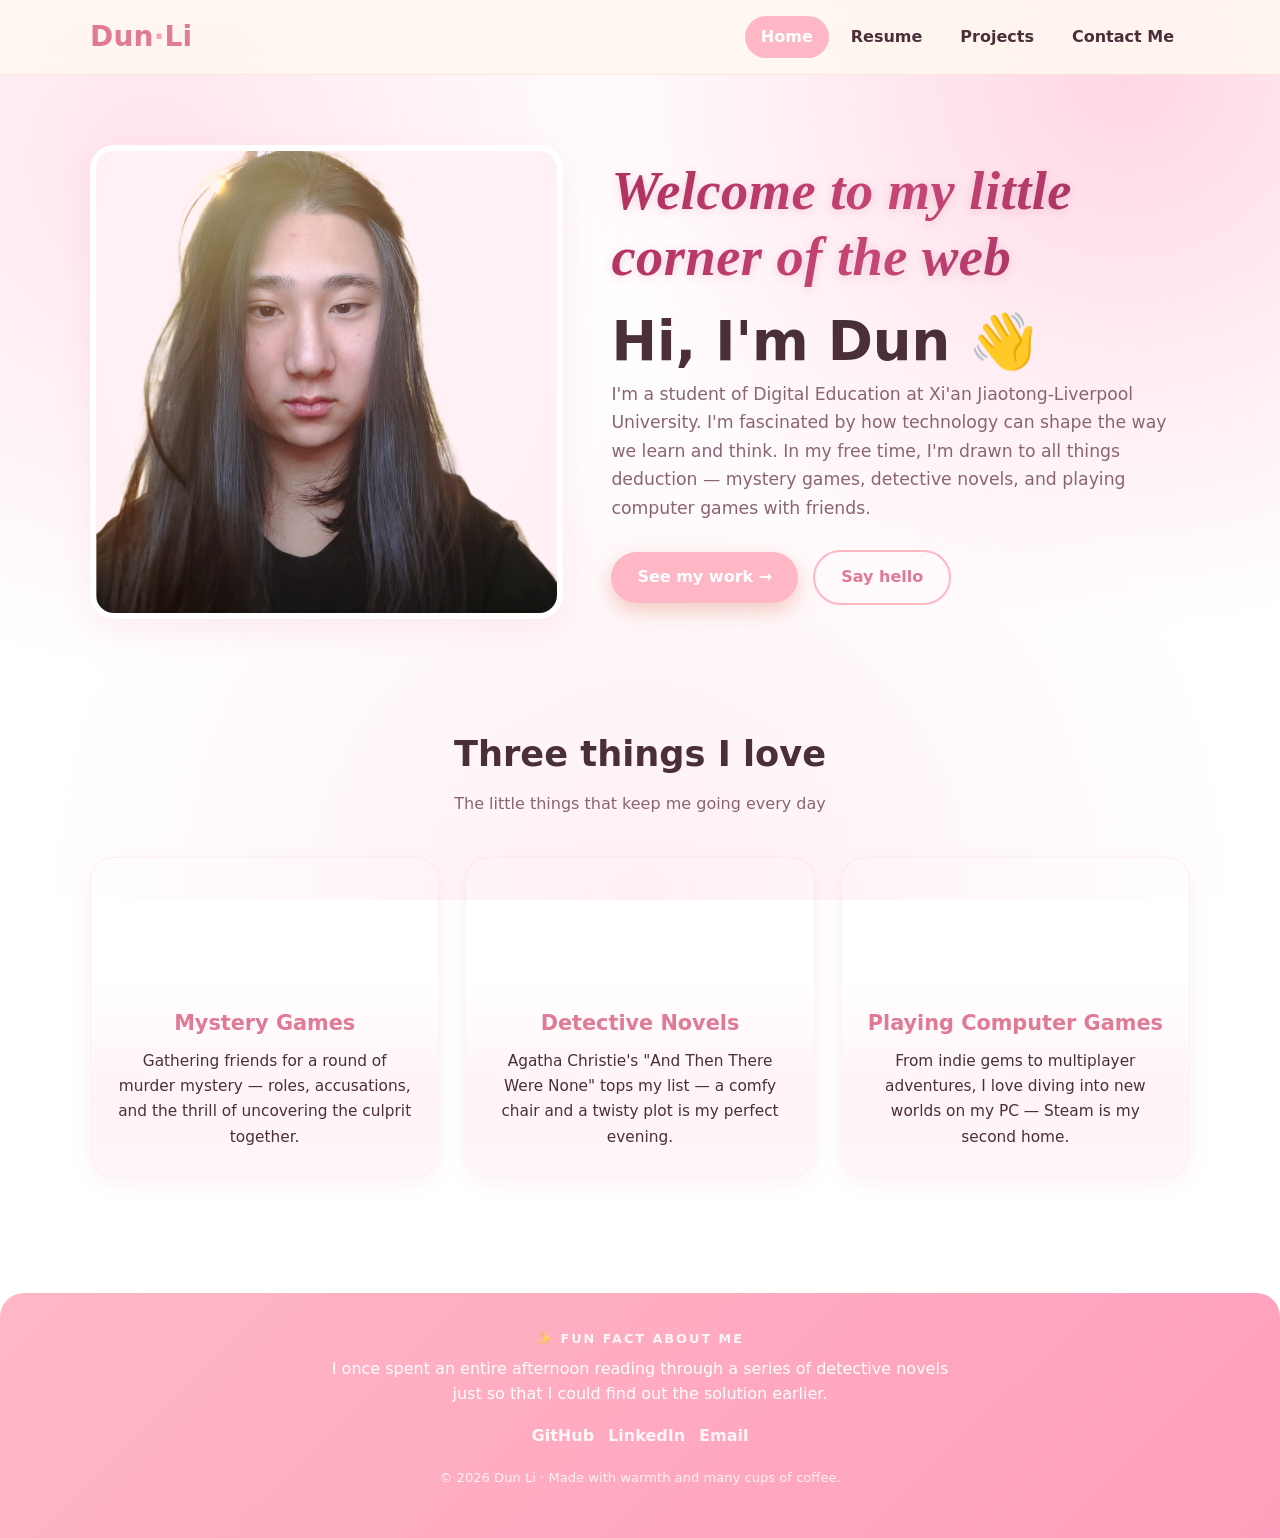
<file: index.html>
<!DOCTYPE html>
<html lang="en">
<head>
  <meta charset="UTF-8" />
  <meta name="viewport" content="width=device-width, initial-scale=1.0" />
  <title>Dun Li · Home</title>
  <meta name="description" content="Hi! I'm Dun Li — a friendly developer who loves building warm, human-centered software." />
  <link rel="stylesheet" href="styles.css" />
  <link rel="icon" href="data:image/svg+xml,<svg xmlns='http://www.w3.org/2000/svg' viewBox='0 0 100 100'><text y='.9em' font-size='90'>☀️</text></svg>" />
</head>
<body>

  <!-- Navigation -->
  <header class="nav">
    <div class="container nav__inner">
      <a href="index.html" class="brand">Dun<span>·</span>Li</a>
      <button class="nav__toggle" aria-label="Toggle navigation" aria-expanded="false">
        <span></span>
      </button>
      <nav>
        <ul class="nav__links" id="navLinks">
          <li><a href="index.html" class="active">Home</a></li>
          <li><a href="resume.html">Resume</a></li>
          <li><a href="projects.html">Projects</a></li>
          <li><a href="contact.html">Contact Me</a></li>
        </ul>
      </nav>
    </div>
  </header>

  <main class="container">

    <!-- Hero -->
    <section class="hero">
      <div class="hero__photo">
        <img
          src="images/headshot.png"
          alt="Dun Li headshot"
          loading="eager" />
      </div>
      <div class="hero__content">
        <p class="tagline">Welcome to my little corner of the web</p>
        <h1>Hi, I'm Dun <span class="wave">👋</span></h1>
        <p class="intro">
          I'm a student of Digital Education at Xi'an Jiaotong-Liverpool University. I'm fascinated
          by how technology can shape the way we learn and think. In my free
          time, I'm drawn to all things deduction — mystery games, detective
          novels, and playing computer games with friends.
        </p>
        <a href="projects.html" class="btn btn--primary">See my work →</a>
        <a href="contact.html" class="btn btn--ghost" style="margin-left:10px;">Say hello</a>
      </div>
    </section>

    <!-- Three things I like -->
    <section class="section">
      <h2 class="section__title">Three things I love</h2>
      <p class="section__subtitle">The little things that keep me going every day</p>

      <div class="cards">
        <article class="card"
          style="background-image: url('https://trae-api-cn.mchost.guru/api/ide/v1/text_to_image?prompt=A%20group%20of%20friends%20sitting%20together%20around%20a%20table%20playing%20a%20murder%20mystery%20board%20game%2C%20cards%20and%20character%20sheets%20on%20the%20table%2C%20warm%20cozy%20lighting%2C%20cherry%20blossom%20pink%20and%20white%20tones%2C%20fun%20and%20intriguing%20atmosphere&image_size=landscape_4_3');">
          <div class="card__overlay">
            <h3>Mystery Games</h3>
            <p>Gathering friends for a round of murder mystery — roles, accusations, and the thrill of uncovering the culprit together.</p>
          </div>
        </article>

        <article class="card"
          style="background-image: url('https://trae-api-cn.mchost.guru/api/ide/v1/text_to_image?prompt=Agatha%20Christie%20And%20Then%20There%20Were%20None%20mystery%20novel%20book%20on%20a%20table%2C%20vintage%20hardcover%20book%20with%20dramatic%20cover%2C%20soft%20lamp%20light%2C%20cherry%20blossom%20pink%20and%20white%20tones%2C%20cozy%20and%20suspenseful%20mood&image_size=landscape_4_3');">
          <div class="card__overlay">
            <h3>Detective Novels</h3>
            <p>Agatha Christie's "And Then There Were None" tops my list — a comfy chair and a twisty plot is my perfect evening.</p>
          </div>
        </article>

        <article class="card"
          style="background-image: url('https://trae-api-cn.mchost.guru/api/ide/v1/text_to_image?prompt=Modern%20computer%20gaming%20setup%20with%20glowing%20monitor%2C%20mechanical%20keyboard%2C%20gaming%20mouse%2C%20cozy%20desk%20scene%2C%20cherry%20blossom%20pink%20and%20white%20tones%2C%20playful%20and%20immersive%20mood&image_size=landscape_4_3');">
          <div class="card__overlay">
            <h3>Playing Computer Games</h3>
            <p>From indie gems to multiplayer adventures, I love diving into new worlds on my PC — Steam is my second home.</p>
          </div>
        </article>
      </div>
    </section>

  </main>

  <!-- Footer with fun fact -->
  <footer class="footer">
    <div class="container">
      <div class="footer__fun">
        <strong>✨ Fun fact about me</strong>
        I once spent an entire afternoon reading through a series of detective
        novels just so that I could find out the solution earlier.
      </div>
      <div class="footer__social">
        <a href="https://github.com" target="_blank" rel="noopener">GitHub</a>
        <a href="https://linkedin.com" target="_blank" rel="noopener">LinkedIn</a>
        <a href="contact.html">Email</a>
      </div>
      <p class="footer__copy">© 2026 Dun Li · Made with warmth and many cups of coffee.</p>
    </div>
  </footer>

  <script src="script.js"></script>
</body>
</html>
</file>
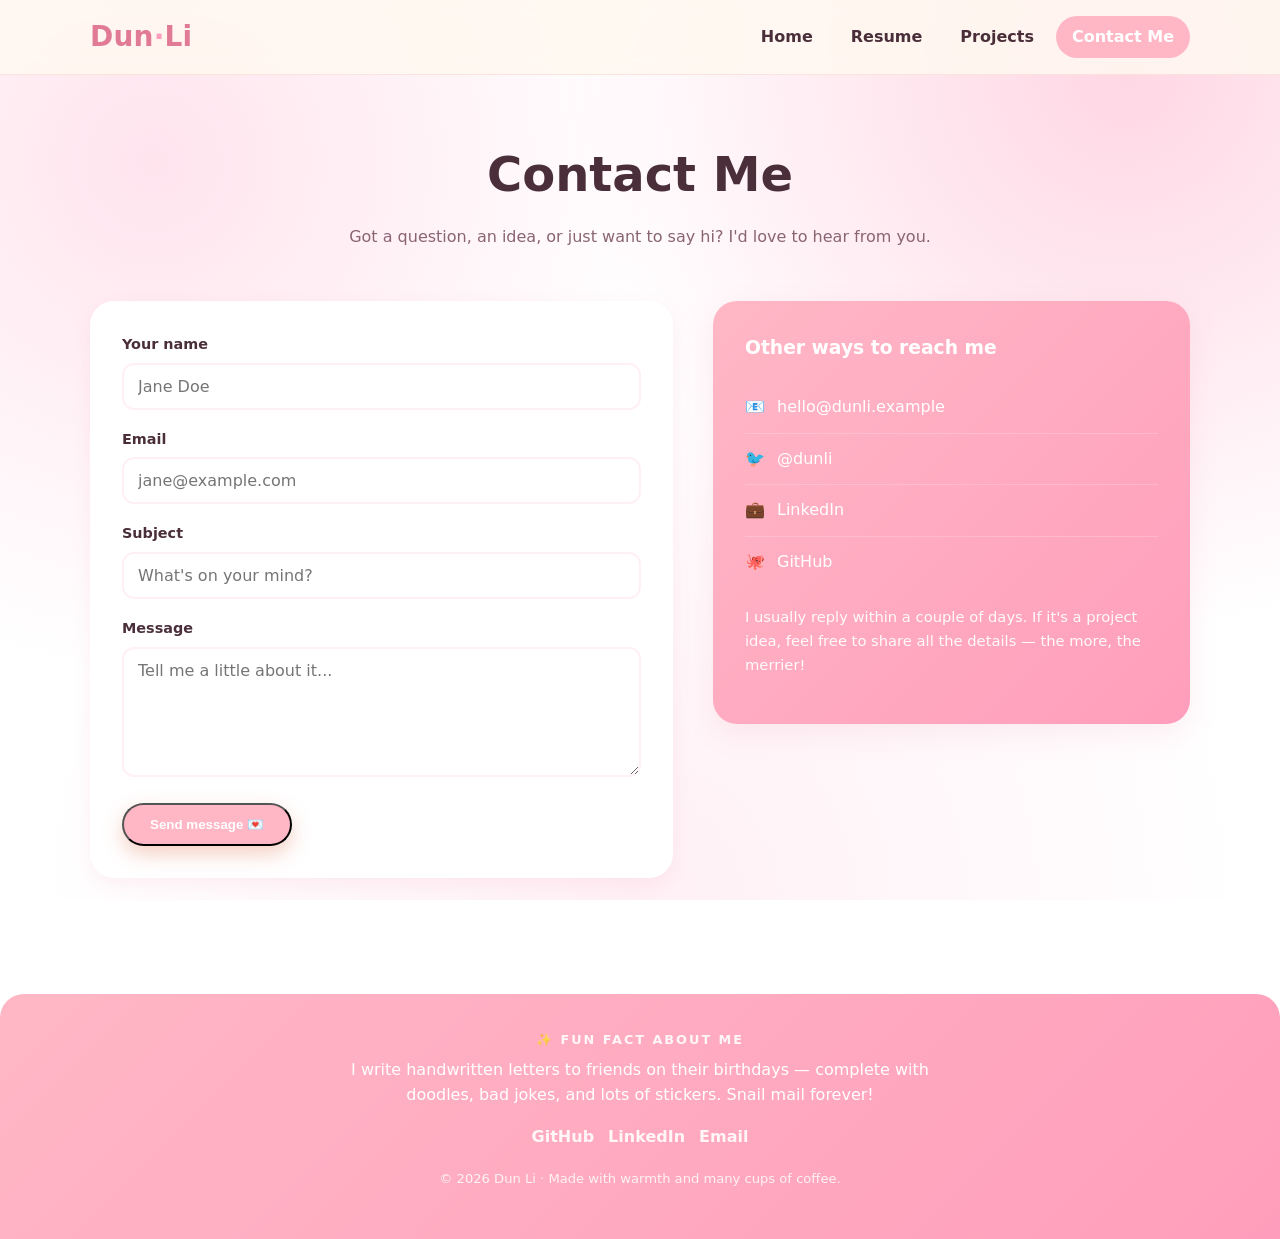
<file: contact.html>
<!DOCTYPE html>
<html lang="en">
<head>
  <meta charset="UTF-8" />
  <meta name="viewport" content="width=device-width, initial-scale=1.0" />
  <title>Dun Li · Contact Me</title>
  <link rel="stylesheet" href="styles.css" />
  <link rel="icon" href="data:image/svg+xml,<svg xmlns='http://www.w3.org/2000/svg' viewBox='0 0 100 100'><text y='.9em' font-size='90'>✉️</text></svg>" />
</head>
<body>

  <header class="nav">
    <div class="container nav__inner">
      <a href="index.html" class="brand">Dun<span>·</span>Li</a>
      <button class="nav__toggle" aria-label="Toggle navigation" aria-expanded="false">
        <span></span>
      </button>
      <nav>
        <ul class="nav__links" id="navLinks">
          <li><a href="index.html">Home</a></li>
          <li><a href="resume.html">Resume</a></li>
          <li><a href="projects.html">Projects</a></li>
          <li><a href="contact.html" class="active">Contact Me</a></li>
        </ul>
      </nav>
    </div>
  </header>

  <main class="container">

    <section class="page-head">
      <h1>Contact Me</h1>
      <p>Got a question, an idea, or just want to say hi? I'd love to hear from you.</p>
    </section>

    <section class="section" style="padding-top:20px;">
      <div class="contact-layout">

        <!-- Contact form -->
        <form class="contact-form" id="contactForm" novalidate>
          <div class="field">
            <label for="name">Your name</label>
            <input type="text" id="name" name="name" placeholder="Jane Doe" required />
          </div>

          <div class="field">
            <label for="email">Email</label>
            <input type="email" id="email" name="email" placeholder="jane@example.com" required />
          </div>

          <div class="field">
            <label for="subject">Subject</label>
            <input type="text" id="subject" name="subject" placeholder="What's on your mind?" />
          </div>

          <div class="field">
            <label for="message">Message</label>
            <textarea id="message" name="message" placeholder="Tell me a little about it..." required></textarea>
          </div>

          <button type="submit" class="btn btn--primary">Send message 💌</button>
          <p class="form-note" id="formNote" hidden></p>
        </form>

        <!-- Contact info card -->
        <aside class="contact-info">
          <h3>Other ways to reach me</h3>
          <ul>
            <li>📧 <a href="mailto:hello@dunli.example">hello@dunli.example</a></li>
            <li>🐦 <a href="https://twitter.com" target="_blank" rel="noopener">@dunli</a></li>
            <li>💼 <a href="https://linkedin.com" target="_blank" rel="noopener">LinkedIn</a></li>
            <li>🐙 <a href="https://github.com" target="_blank" rel="noopener">GitHub</a></li>
          </ul>
          <p style="margin-top:18px; font-size:0.92rem; opacity:0.95;">
            I usually reply within a couple of days. If it's a project idea, feel
            free to share all the details — the more, the merrier!
          </p>
        </aside>

      </div>
    </section>

  </main>

  <footer class="footer">
    <div class="container">
      <div class="footer__fun">
        <strong>✨ Fun fact about me</strong>
        I write handwritten letters to friends on their birthdays — complete
        with doodles, bad jokes, and lots of stickers. Snail mail forever!
      </div>
      <div class="footer__social">
        <a href="https://github.com" target="_blank" rel="noopener">GitHub</a>
        <a href="https://linkedin.com" target="_blank" rel="noopener">LinkedIn</a>
        <a href="contact.html">Email</a>
      </div>
      <p class="footer__copy">© 2026 Dun Li · Made with warmth and many cups of coffee.</p>
    </div>
  </footer>

  <script src="script.js"></script>
</body>
</html>
</file>
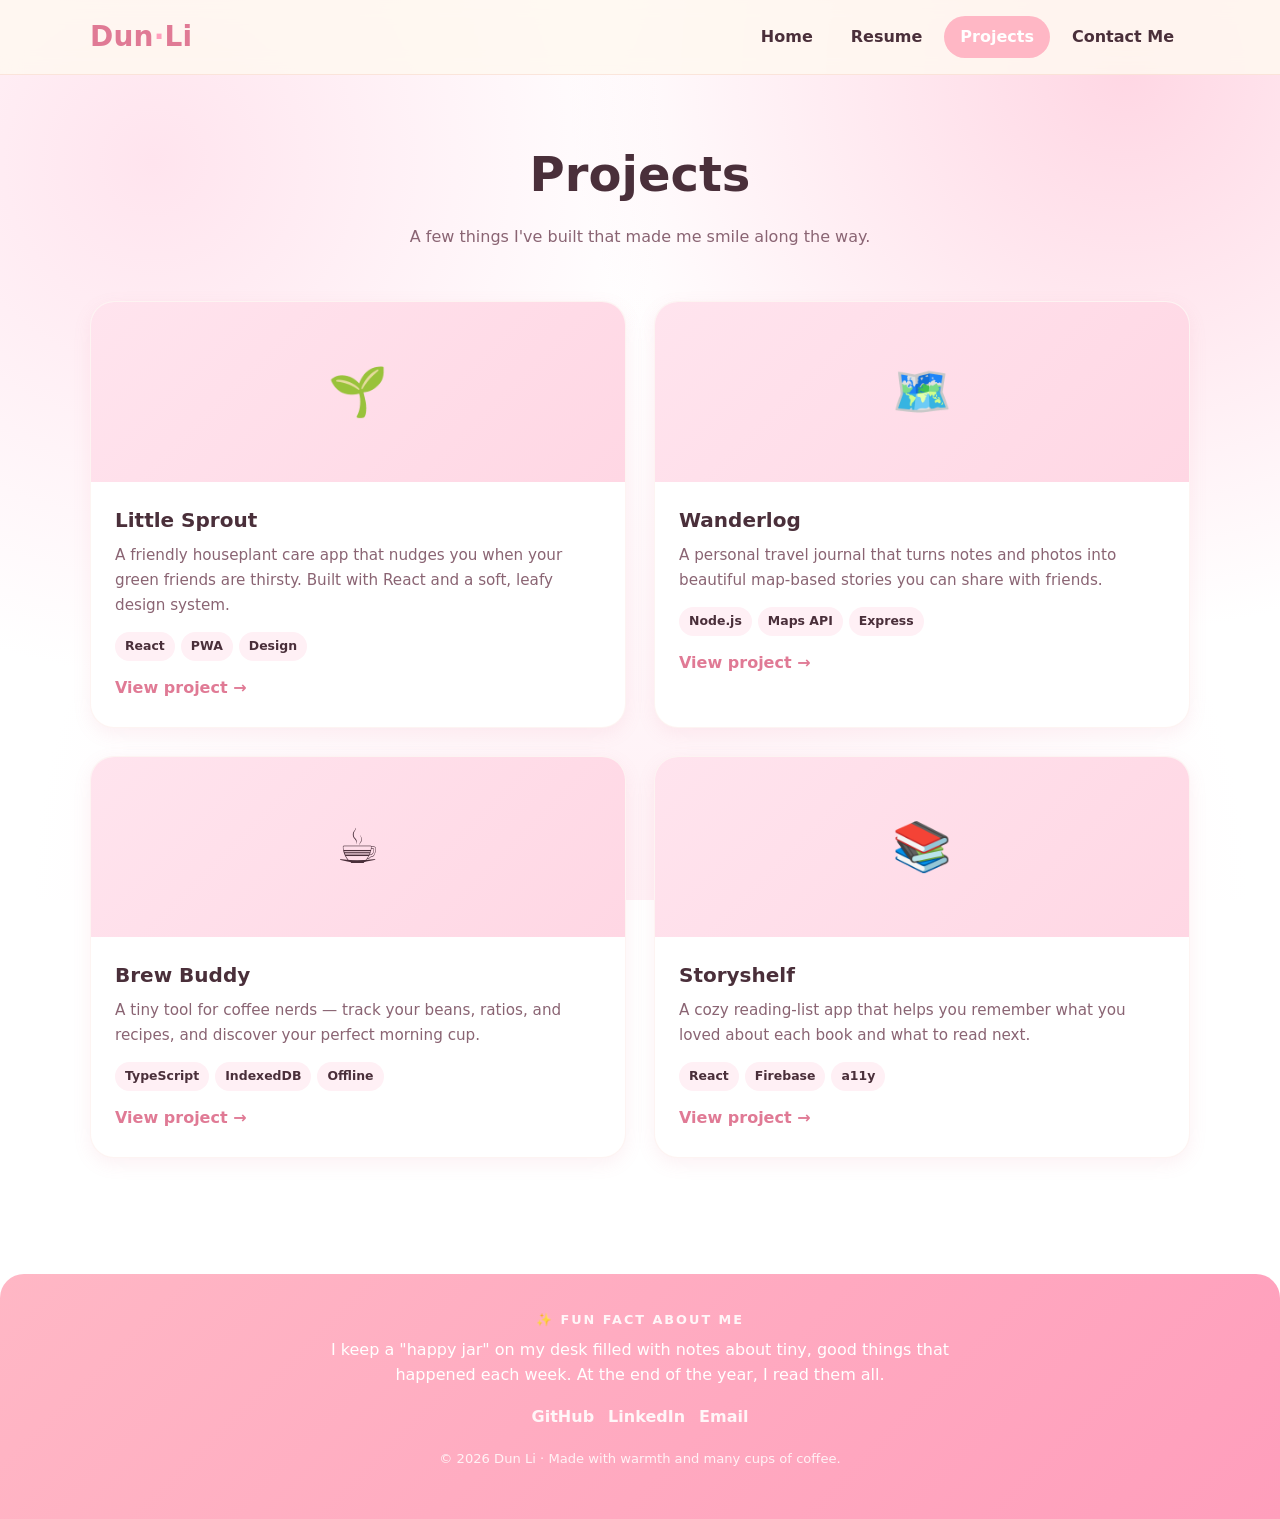
<file: projects.html>
<!DOCTYPE html>
<html lang="en">
<head>
  <meta charset="UTF-8" />
  <meta name="viewport" content="width=device-width, initial-scale=1.0" />
  <title>Dun Li · Projects</title>
  <link rel="stylesheet" href="styles.css" />
  <link rel="icon" href="data:image/svg+xml,<svg xmlns='http://www.w3.org/2000/svg' viewBox='0 0 100 100'><text y='.9em' font-size='90'>🚀</text></svg>" />
</head>
<body>

  <header class="nav">
    <div class="container nav__inner">
      <a href="index.html" class="brand">Dun<span>·</span>Li</a>
      <button class="nav__toggle" aria-label="Toggle navigation" aria-expanded="false">
        <span></span>
      </button>
      <nav>
        <ul class="nav__links" id="navLinks">
          <li><a href="index.html">Home</a></li>
          <li><a href="resume.html">Resume</a></li>
          <li><a href="projects.html" class="active">Projects</a></li>
          <li><a href="contact.html">Contact Me</a></li>
        </ul>
      </nav>
    </div>
  </header>

  <main class="container">

    <section class="page-head">
      <h1>Projects</h1>
      <p>A few things I've built that made me smile along the way.</p>
    </section>

    <section class="section" style="padding-top:20px;">
      <div class="project-grid">

        <article class="project">
          <div class="project__media">🌱</div>
          <div class="project__body">
            <h3>Little Sprout</h3>
            <p>A friendly houseplant care app that nudges you when your green friends are thirsty. Built with React and a soft, leafy design system.</p>
            <div class="project__tags">
              <span class="chip">React</span>
              <span class="chip">PWA</span>
              <span class="chip">Design</span>
            </div>
            <a href="#" class="project__link">View project →</a>
          </div>
        </article>

        <article class="project">
          <div class="project__media">🗺️</div>
          <div class="project__body">
            <h3>Wanderlog</h3>
            <p>A personal travel journal that turns notes and photos into beautiful map-based stories you can share with friends.</p>
            <div class="project__tags">
              <span class="chip">Node.js</span>
              <span class="chip">Maps API</span>
              <span class="chip">Express</span>
            </div>
            <a href="#" class="project__link">View project →</a>
          </div>
        </article>

        <article class="project">
          <div class="project__media">☕</div>
          <div class="project__body">
            <h3>Brew Buddy</h3>
            <p>A tiny tool for coffee nerds — track your beans, ratios, and recipes, and discover your perfect morning cup.</p>
            <div class="project__tags">
              <span class="chip">TypeScript</span>
              <span class="chip">IndexedDB</span>
              <span class="chip">Offline</span>
            </div>
            <a href="#" class="project__link">View project →</a>
          </div>
        </article>

        <article class="project">
          <div class="project__media">📚</div>
          <div class="project__body">
            <h3>Storyshelf</h3>
            <p>A cozy reading-list app that helps you remember what you loved about each book and what to read next.</p>
            <div class="project__tags">
              <span class="chip">React</span>
              <span class="chip">Firebase</span>
              <span class="chip">a11y</span>
            </div>
            <a href="#" class="project__link">View project →</a>
          </div>
        </article>

      </div>
    </section>

  </main>

  <footer class="footer">
    <div class="container">
      <div class="footer__fun">
        <strong>✨ Fun fact about me</strong>
        I keep a "happy jar" on my desk filled with notes about tiny, good
        things that happened each week. At the end of the year, I read them all.
      </div>
      <div class="footer__social">
        <a href="https://github.com" target="_blank" rel="noopener">GitHub</a>
        <a href="https://linkedin.com" target="_blank" rel="noopener">LinkedIn</a>
        <a href="contact.html">Email</a>
      </div>
      <p class="footer__copy">© 2026 Dun Li · Made with warmth and many cups of coffee.</p>
    </div>
  </footer>

  <script src="script.js"></script>
</body>
</html>
</file>
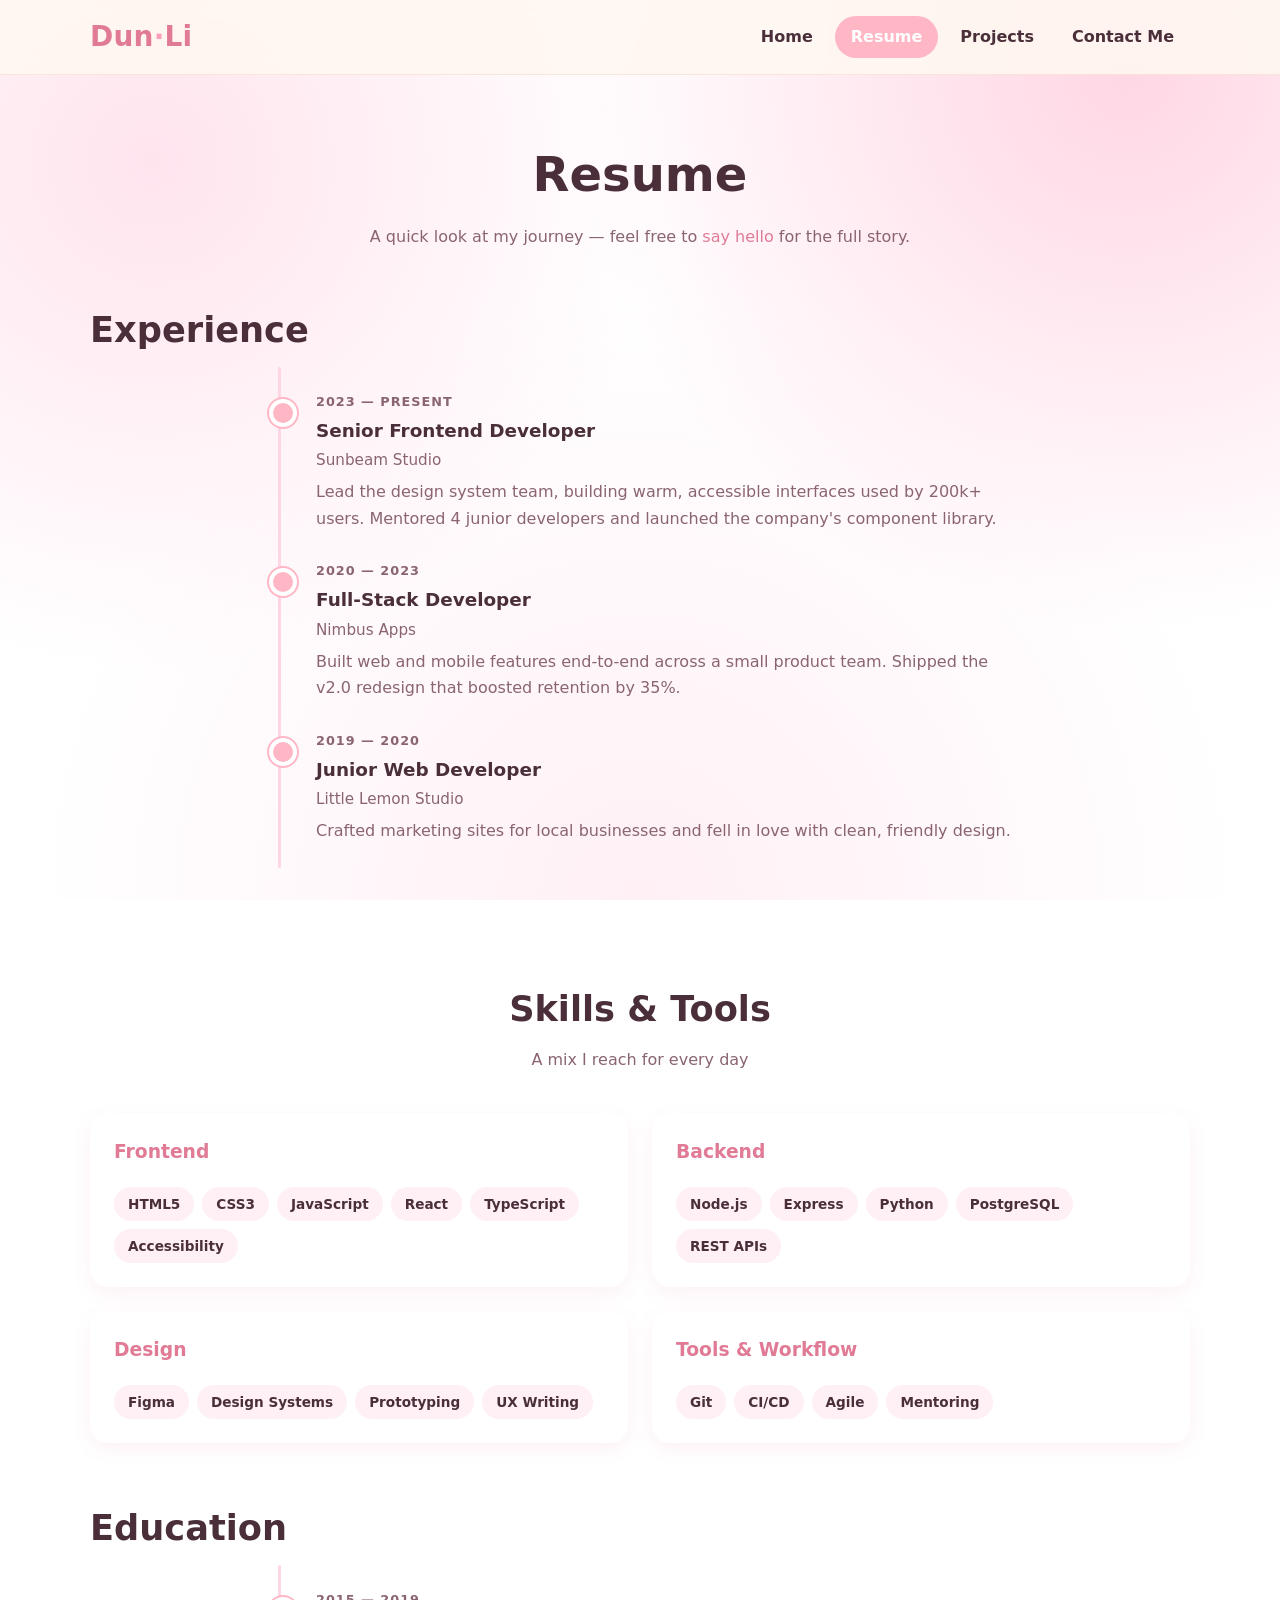
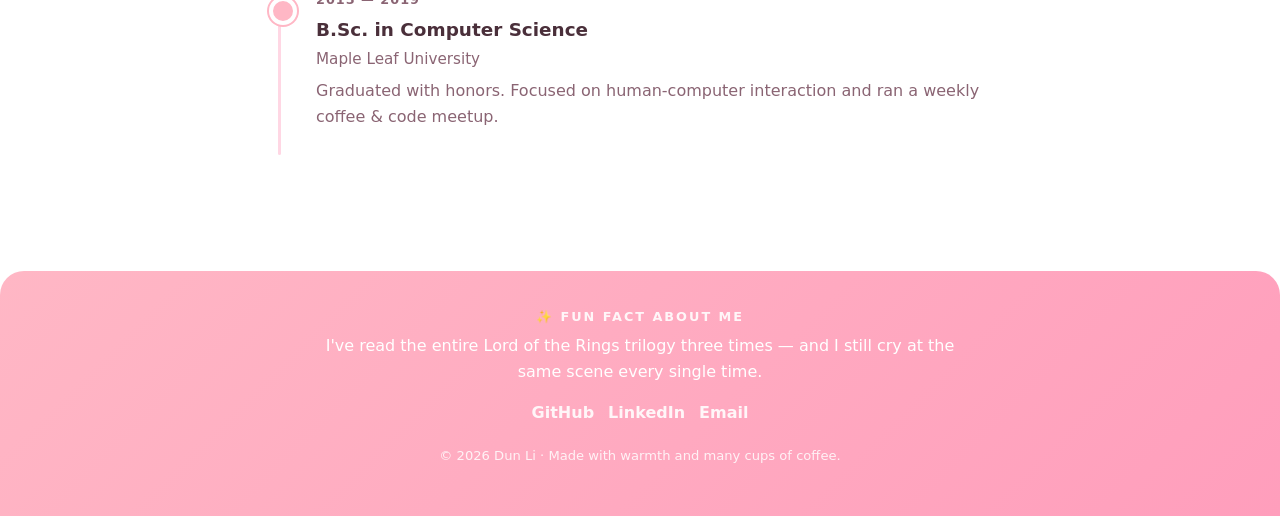
<file: resume.html>
<!DOCTYPE html>
<html lang="en">
<head>
  <meta charset="UTF-8" />
  <meta name="viewport" content="width=device-width, initial-scale=1.0" />
  <title>Dun Li · Resume</title>
  <link rel="stylesheet" href="styles.css" />
  <link rel="icon" href="data:image/svg+xml,<svg xmlns='http://www.w3.org/2000/svg' viewBox='0 0 100 100'><text y='.9em' font-size='90'>📄</text></svg>" />
</head>
<body>

  <header class="nav">
    <div class="container nav__inner">
      <a href="index.html" class="brand">Dun<span>·</span>Li</a>
      <button class="nav__toggle" aria-label="Toggle navigation" aria-expanded="false">
        <span></span>
      </button>
      <nav>
        <ul class="nav__links" id="navLinks">
          <li><a href="index.html">Home</a></li>
          <li><a href="resume.html" class="active">Resume</a></li>
          <li><a href="projects.html">Projects</a></li>
          <li><a href="contact.html">Contact Me</a></li>
        </ul>
      </nav>
    </div>
  </header>

  <main class="container">

    <section class="page-head">
      <h1>Resume</h1>
      <p>A quick look at my journey — feel free to <a href="contact.html">say hello</a> for the full story.</p>
    </section>

    <!-- Experience timeline -->
    <section class="section" style="padding-top:20px;">
      <h2 class="section__title" style="text-align:left;">Experience</h2>
      <div class="timeline">

        <article class="tl-item">
          <p class="tl-item__date">2023 — Present</p>
          <h3>Senior Frontend Developer</h3>
          <p class="org">Sunbeam Studio</p>
          <p>Lead the design system team, building warm, accessible interfaces used by 200k+ users. Mentored 4 junior developers and launched the company's component library.</p>
        </article>

        <article class="tl-item">
          <p class="tl-item__date">2020 — 2023</p>
          <h3>Full-Stack Developer</h3>
          <p class="org">Nimbus Apps</p>
          <p>Built web and mobile features end-to-end across a small product team. Shipped the v2.0 redesign that boosted retention by 35%.</p>
        </article>

        <article class="tl-item">
          <p class="tl-item__date">2019 — 2020</p>
          <h3>Junior Web Developer</h3>
          <p class="org">Little Lemon Studio</p>
          <p>Crafted marketing sites for local businesses and fell in love with clean, friendly design.</p>
        </article>

      </div>
    </section>

    <!-- Skills -->
    <section class="section">
      <h2 class="section__title">Skills &amp; Tools</h2>
      <p class="section__subtitle">A mix I reach for every day</p>

      <div class="skill-grid">
        <div class="skill-card">
          <h3>Frontend</h3>
          <div class="chips">
            <span class="chip">HTML5</span>
            <span class="chip">CSS3</span>
            <span class="chip">JavaScript</span>
            <span class="chip">React</span>
            <span class="chip">TypeScript</span>
            <span class="chip">Accessibility</span>
          </div>
        </div>
        <div class="skill-card">
          <h3>Backend</h3>
          <div class="chips">
            <span class="chip">Node.js</span>
            <span class="chip">Express</span>
            <span class="chip">Python</span>
            <span class="chip">PostgreSQL</span>
            <span class="chip">REST APIs</span>
          </div>
        </div>
        <div class="skill-card">
          <h3>Design</h3>
          <div class="chips">
            <span class="chip">Figma</span>
            <span class="chip">Design Systems</span>
            <span class="chip">Prototyping</span>
            <span class="chip">UX Writing</span>
          </div>
        </div>
        <div class="skill-card">
          <h3>Tools &amp; Workflow</h3>
          <div class="chips">
            <span class="chip">Git</span>
            <span class="chip">CI/CD</span>
            <span class="chip">Agile</span>
            <span class="chip">Mentoring</span>
          </div>
        </div>
      </div>
    </section>

    <!-- Education -->
    <section class="section" style="padding-top:0;">
      <h2 class="section__title" style="text-align:left;">Education</h2>
      <div class="timeline">
        <article class="tl-item">
          <p class="tl-item__date">2015 — 2019</p>
          <h3>B.Sc. in Computer Science</h3>
          <p class="org">Maple Leaf University</p>
          <p>Graduated with honors. Focused on human-computer interaction and ran a weekly coffee &amp; code meetup.</p>
        </article>
      </div>
    </section>

  </main>

  <footer class="footer">
    <div class="container">
      <div class="footer__fun">
        <strong>✨ Fun fact about me</strong>
        I've read the entire Lord of the Rings trilogy three times — and I still
        cry at the same scene every single time.
      </div>
      <div class="footer__social">
        <a href="https://github.com" target="_blank" rel="noopener">GitHub</a>
        <a href="https://linkedin.com" target="_blank" rel="noopener">LinkedIn</a>
        <a href="contact.html">Email</a>
      </div>
      <p class="footer__copy">© 2026 Dun Li · Made with warmth and many cups of coffee.</p>
    </div>
  </footer>

  <script src="script.js"></script>
</body>
</html>
</file>
<file: styles.css>
/* ==========================================================================
   Personal Website — Shared Stylesheet
   Warm, welcoming palette · rounded corners · responsive layout
   ========================================================================== */

:root {
  /* White & cherry blossom pink palette */
  --cream:        #FFFFFF;
  --cream-deep:   #FFF0F5;
  --peach:        #FFE4EE;
  --coral:        #FFB7C5;
  --coral-dark:   #E07A95;
  --honey:        #FF9EBC;
  --honey-soft:   #FFD7E4;
  --plum:         #8C4A6E;
  --text:         #4A2F3A;
  --text-soft:    #8A6473;
  --white:        #FFFFFF;
  --shadow:       0 10px 30px rgba(224, 122, 149, 0.12);
  --shadow-soft:  0 6px 18px rgba(224, 122, 149, 0.10);
  --radius-lg:    24px;
  --radius-md:    18px;
  --radius-sm:    12px;
  --transition:   0.3s ease;
}

* { box-sizing: border-box; }

html { scroll-behavior: smooth; }

body {
  margin: 0;
  font-family: "Segoe UI", "Helvetica Neue", "Nunito", system-ui, -apple-system, sans-serif;
  color: var(--text);
  background: var(--cream);
  background-image:
    radial-gradient(circle at 12% 18%, var(--peach) 0%, transparent 38%),
    radial-gradient(circle at 88% 8%, var(--honey-soft) 0%, transparent 40%),
    radial-gradient(circle at 50% 100%, var(--cream-deep) 0%, transparent 55%);
  background-attachment: fixed;
  line-height: 1.65;
  -webkit-font-smoothing: antialiased;
}

a { color: var(--coral-dark); text-decoration: none; }
a:hover { color: var(--coral); }

img { max-width: 100%; display: block; }

.container {
  width: min(1100px, 92%);
  margin: 0 auto;
}

/* ==========================================================================
   Navigation
   ========================================================================== */
.nav {
  position: sticky;
  top: 0;
  z-index: 50;
  backdrop-filter: blur(10px);
  background: rgba(255, 248, 240, 0.85);
  border-bottom: 1px solid rgba(224, 120, 86, 0.15);
}

.nav__inner {
  display: flex;
  align-items: center;
  justify-content: space-between;
  padding: 14px 0;
}

.brand {
  font-weight: 800;
  font-size: 1.75rem;
  color: var(--coral-dark);
  letter-spacing: 0.2px;
}

.brand span { color: var(--honey); }

.nav__links {
  display: flex;
  gap: 6px;
  list-style: none;
  margin: 0;
  padding: 0;
}

.nav__links a {
  display: inline-block;
  padding: 8px 16px;
  border-radius: 999px;
  color: var(--text);
  font-weight: 600;
  transition: background var(--transition), color var(--transition);
}

.nav__links a:hover,
.nav__links a.active {
  background: var(--coral);
  color: var(--white);
}

.nav__toggle {
  display: none;
  background: transparent;
  border: 0;
  cursor: pointer;
  padding: 8px;
  border-radius: var(--radius-sm);
}

.nav__toggle span,
.nav__toggle span::before,
.nav__toggle span::after {
  content: "";
  display: block;
  width: 24px;
  height: 2px;
  background: var(--coral-dark);
  position: relative;
  transition: var(--transition);
}
.nav__toggle span::before { position: absolute; top: -7px; }
.nav__toggle span::after  { position: absolute; top:  7px; }

/* ==========================================================================
   Hero / Homepage
   ========================================================================== */
.hero {
  display: grid;
  grid-template-columns: 0.9fr 1.1fr;
  gap: 48px;
  align-items: center;
  padding: 70px 0 50px;
}

.hero__photo {
  position: relative;
  border-radius: var(--radius-lg);
  overflow: hidden;
  box-shadow: var(--shadow);
  border: 6px solid var(--white);
  aspect-ratio: 1 / 1;
  background: var(--cream-deep);
}

.hero__photo::after {
  content: "";
  position: absolute;
  inset: 0;
  pointer-events: none;
  background: radial-gradient(
    ellipse at 50% 30%,
    rgba(255, 183, 197, 0.18) 0%,
    rgba(255, 228, 238, 0.10) 45%,
    rgba(255, 240, 245, 0.02) 80%,
    transparent 100%
  );
  mix-blend-mode: screen;
  z-index: 1;
}

.hero__photo img {
  width: 100%;
  height: 100%;
  object-fit: cover;
  object-position: center 30%;
  filter: brightness(1.05) contrast(1.08) saturate(1.12);
  transition: filter var(--transition);
}

.hero__photo:hover img {
  filter: brightness(1.08) contrast(1.12) saturate(1.18);
}

.hero__content h1 {
  font-size: clamp(2.2rem, 5vw, 3.4rem);
  margin: 0 0 8px;
  color: var(--text);
  line-height: 1.1;
}

.hero__content .wave {
  display: inline-block;
  animation: wave 2.5s ease-in-out infinite;
  transform-origin: 70% 70%;
}

@keyframes wave {
  0%, 60%, 100% { transform: rotate(0deg); }
  10% { transform: rotate(14deg); }
  20% { transform: rotate(-8deg); }
  30% { transform: rotate(14deg); }
  40% { transform: rotate(-4deg); }
  50% { transform: rotate(10deg); }
}

.tagline {
  font-family: "Brush Script MT", "Segoe Script", "Bradley Hand", cursive;
  color: var(--coral-dark);
  font-weight: 600;
  font-style: italic;
  font-size: 3.4rem;
  line-height: 1.2;
  letter-spacing: 0.5px;
  margin: 0 0 22px;
  background: linear-gradient(120deg, #B03060 0%, #C94A7A 50%, #8B1F4F 100%);
  -webkit-background-clip: text;
  background-clip: text;
  -webkit-text-fill-color: transparent;
  text-shadow: 0 2px 10px rgba(176, 48, 96, 0.18);
}

.intro {
  font-size: 1.08rem;
  color: var(--text-soft);
  max-width: 56ch;
  margin: 0 0 28px;
}

.btn {
  display: inline-flex;
  align-items: center;
  gap: 8px;
  padding: 12px 26px;
  border-radius: 999px;
  font-weight: 700;
  transition: transform var(--transition), box-shadow var(--transition), background var(--transition);
}

.btn--primary {
  background: var(--coral);
  color: var(--white);
  box-shadow: 0 8px 20px rgba(224, 120, 86, 0.35);
}
.btn--primary:hover {
  background: var(--coral-dark);
  color: var(--white);
  transform: translateY(-2px);
}

.btn--ghost {
  background: transparent;
  color: var(--coral-dark);
  border: 2px solid var(--coral);
}
.btn--ghost:hover {
  background: var(--coral);
  color: var(--white);
}

/* ==========================================================================
   Section — Things I Like
   ========================================================================== */
.section { padding: 56px 0; }

.section__title {
  text-align: center;
  font-size: clamp(1.6rem, 3.5vw, 2.2rem);
  margin: 0 0 8px;
}

.section__subtitle {
  text-align: center;
  color: var(--text-soft);
  margin: 0 0 40px;
}

.cards {
  display: grid;
  grid-template-columns: repeat(3, 1fr);
  gap: 26px;
}

.card {
  position: relative;
  border-radius: var(--radius-lg);
  padding: 0;
  text-align: center;
  box-shadow: var(--shadow-soft);
  transition: transform var(--transition), box-shadow var(--transition);
  border: 1px solid rgba(224, 122, 149, 0.10);
  background-size: cover;
  background-position: center;
  background-repeat: no-repeat;
  min-height: 320px;
  overflow: hidden;
  display: flex;
  flex-direction: column;
  justify-content: flex-start;
}

.card:hover {
  transform: translateY(-6px);
  box-shadow: var(--shadow);
}

.card__overlay {
  position: relative;
  z-index: 1;
  padding: 28px 24px 26px;
  background: linear-gradient(180deg, rgba(255, 255, 255, 0.92) 0%, rgba(255, 240, 245, 0.78) 60%, rgba(255, 228, 238, 0.30) 100%);
  margin-top: auto;
}

.card h3 {
  margin: 0 0 8px;
  font-size: 1.3rem;
  color: var(--coral-dark);
}

.card p {
  margin: 0;
  color: var(--text);
  font-size: 0.96rem;
}

/* ==========================================================================
   Footer
   ========================================================================== */
.footer {
  margin-top: 60px;
  padding: 36px 0;
  background: linear-gradient(135deg, var(--coral) 0%, var(--honey) 100%);
  color: var(--white);
  text-align: center;
  border-radius: var(--radius-lg) var(--radius-lg) 0 0;
}

.footer__fun {
  max-width: 640px;
  margin: 0 auto;
  font-size: 1rem;
  line-height: 1.6;
}

.footer__fun strong { display: block; font-size: 0.8rem; letter-spacing: 2px; text-transform: uppercase; margin-bottom: 6px; opacity: 0.9; }

.footer__social {
  margin-top: 16px;
  display: flex;
  justify-content: center;
  gap: 14px;
}

.footer__social a {
  color: var(--white);
  font-weight: 600;
  opacity: 0.9;
}
.footer__social a:hover { opacity: 1; text-decoration: underline; }

.footer__copy { margin-top: 18px; font-size: 0.82rem; opacity: 0.85; }

/* ==========================================================================
   Sub-page headers
   ========================================================================== */
.page-head {
  text-align: center;
  padding: 60px 0 30px;
}

.page-head h1 {
  font-size: clamp(2rem, 4.5vw, 3rem);
  margin: 0 0 10px;
}

.page-head p { color: var(--text-soft); margin: 0; }

/* ==========================================================================
   Resume page
   ========================================================================== */
.timeline {
  position: relative;
  margin: 0 auto;
  max-width: 760px;
  padding: 10px 0;
}
.timeline::before {
  content: "";
  position: absolute;
  left: 18px;
  top: 0;
  bottom: 0;
  width: 3px;
  background: var(--honey-soft);
  border-radius: 2px;
}

.tl-item {
  position: relative;
  padding: 14px 0 14px 56px;
}

.tl-item::before {
  content: "";
  position: absolute;
  left: 9px;
  top: 22px;
  width: 20px;
  height: 20px;
  border-radius: 50%;
  background: var(--coral);
  border: 4px solid var(--cream);
  box-shadow: 0 0 0 2px var(--coral);
}

.tl-item__date {
  font-size: 0.8rem;
  font-weight: 700;
  letter-spacing: 1px;
  text-transform: uppercase;
  color: var(--coral-dark);
}

.tl-item h3 { margin: 4px 0 2px; font-size: 1.15rem; }
.tl-item .org { color: var(--text-soft); font-size: 0.95rem; margin: 0 0 6px; }
.tl-item p { margin: 0; color: var(--text-soft); }

.skill-grid {
  display: grid;
  grid-template-columns: repeat(2, 1fr);
  gap: 24px;
  margin-top: 40px;
}

.skill-card {
  background: var(--white);
  border-radius: var(--radius-md);
  padding: 24px;
  box-shadow: var(--shadow-soft);
}

.skill-card h3 { margin-top: 0; color: var(--coral-dark); }

.chips { display: flex; flex-wrap: wrap; gap: 8px; }
.chip {
  background: var(--cream-deep);
  color: var(--text);
  padding: 6px 14px;
  border-radius: 999px;
  font-size: 0.85rem;
  font-weight: 600;
}

/* ==========================================================================
   Projects page
   ========================================================================== */
.project-grid {
  display: grid;
  grid-template-columns: repeat(2, 1fr);
  gap: 28px;
}

.project {
  background: var(--white);
  border-radius: var(--radius-lg);
  overflow: hidden;
  box-shadow: var(--shadow-soft);
  transition: transform var(--transition), box-shadow var(--transition);
  border: 1px solid rgba(224, 120, 86, 0.08);
}

.project:hover {
  transform: translateY(-6px);
  box-shadow: var(--shadow);
}

.project__media {
  height: 180px;
  background: linear-gradient(135deg, var(--peach), var(--honey-soft));
  display: flex;
  align-items: center;
  justify-content: center;
  font-size: 3rem;
}

.project__body { padding: 22px 24px 26px; }
.project__body h3 { margin: 0 0 6px; font-size: 1.25rem; }
.project__body p { color: var(--text-soft); margin: 0 0 14px; font-size: 0.95rem; }

.project__tags { display: flex; flex-wrap: wrap; gap: 6px; margin-bottom: 14px; }
.project__tags .chip { font-size: 0.78rem; padding: 4px 10px; }

.project__link {
  font-weight: 700;
  color: var(--coral-dark);
  display: inline-flex;
  align-items: center;
  gap: 6px;
}
.project__link:hover { gap: 10px; color: var(--coral); }

/* ==========================================================================
   Contact page
   ========================================================================== */
.contact-layout {
  display: grid;
  grid-template-columns: 1.1fr 0.9fr;
  gap: 40px;
  align-items: start;
}

.contact-form {
  background: var(--white);
  border-radius: var(--radius-lg);
  padding: 32px;
  box-shadow: var(--shadow-soft);
}

.field { margin-bottom: 18px; }
.field label {
  display: block;
  font-weight: 700;
  margin-bottom: 6px;
  font-size: 0.9rem;
  color: var(--text);
}

.field input,
.field textarea {
  width: 100%;
  padding: 12px 14px;
  border: 2px solid var(--cream-deep);
  border-radius: var(--radius-sm);
  font-family: inherit;
  font-size: 1rem;
  color: var(--text);
  background: var(--cream);
  transition: border var(--transition), box-shadow var(--transition);
}

.field input:focus,
.field textarea:focus {
  outline: none;
  border-color: var(--coral);
  box-shadow: 0 0 0 4px rgba(224, 120, 86, 0.15);
}

.field textarea { min-height: 130px; resize: vertical; }

.contact-info {
  background: linear-gradient(135deg, var(--coral) 0%, var(--honey) 100%);
  color: var(--white);
  border-radius: var(--radius-lg);
  padding: 32px;
  box-shadow: var(--shadow);
}

.contact-info h3 { margin-top: 0; }
.contact-info ul { list-style: none; padding: 0; margin: 0; }
.contact-info li {
  padding: 12px 0;
  border-bottom: 1px solid rgba(255,255,255,0.2);
  display: flex;
  align-items: center;
  gap: 12px;
}
.contact-info li:last-child { border-bottom: 0; }
.contact-info a { color: var(--white); }

.form-note {
  margin-top: 12px;
  font-size: 0.85rem;
  color: var(--text-soft);
}

/* ==========================================================================
   Responsive
   ========================================================================== */
@media (max-width: 900px) {
  .hero { grid-template-columns: 1fr; gap: 30px; text-align: center; padding: 40px 0; }
  .hero__photo { max-width: 320px; margin: 0 auto; }
  .hero__content { order: 2; }
  .intro { margin-left: auto; margin-right: auto; }
  .contact-layout { grid-template-columns: 1fr; }
}

@media (max-width: 720px) {
  .nav__toggle { display: block; }
  .nav__links {
    position: absolute;
    top: 100%;
    left: 0;
    right: 0;
    flex-direction: column;
    background: var(--cream);
    padding: 10px;
    gap: 4px;
    box-shadow: var(--shadow-soft);
    transform: translateY(-12px);
    opacity: 0;
    pointer-events: none;
    transition: var(--transition);
    border-radius: 0 0 var(--radius-md) var(--radius-md);
  }
  .nav__links.open {
    transform: translateY(0);
    opacity: 1;
    pointer-events: auto;
  }
  .nav__links a { padding: 12px 16px; }

  .cards { grid-template-columns: 1fr; }
  .project-grid { grid-template-columns: 1fr; }
  .skill-grid { grid-template-columns: 1fr; }
}

@media (max-width: 420px) {
  .hero { padding: 28px 0; }
  .btn { width: 100%; justify-content: center; }
  .section { padding: 40px 0; }
  .tagline { font-size: 2.2rem; }
}
</file>
